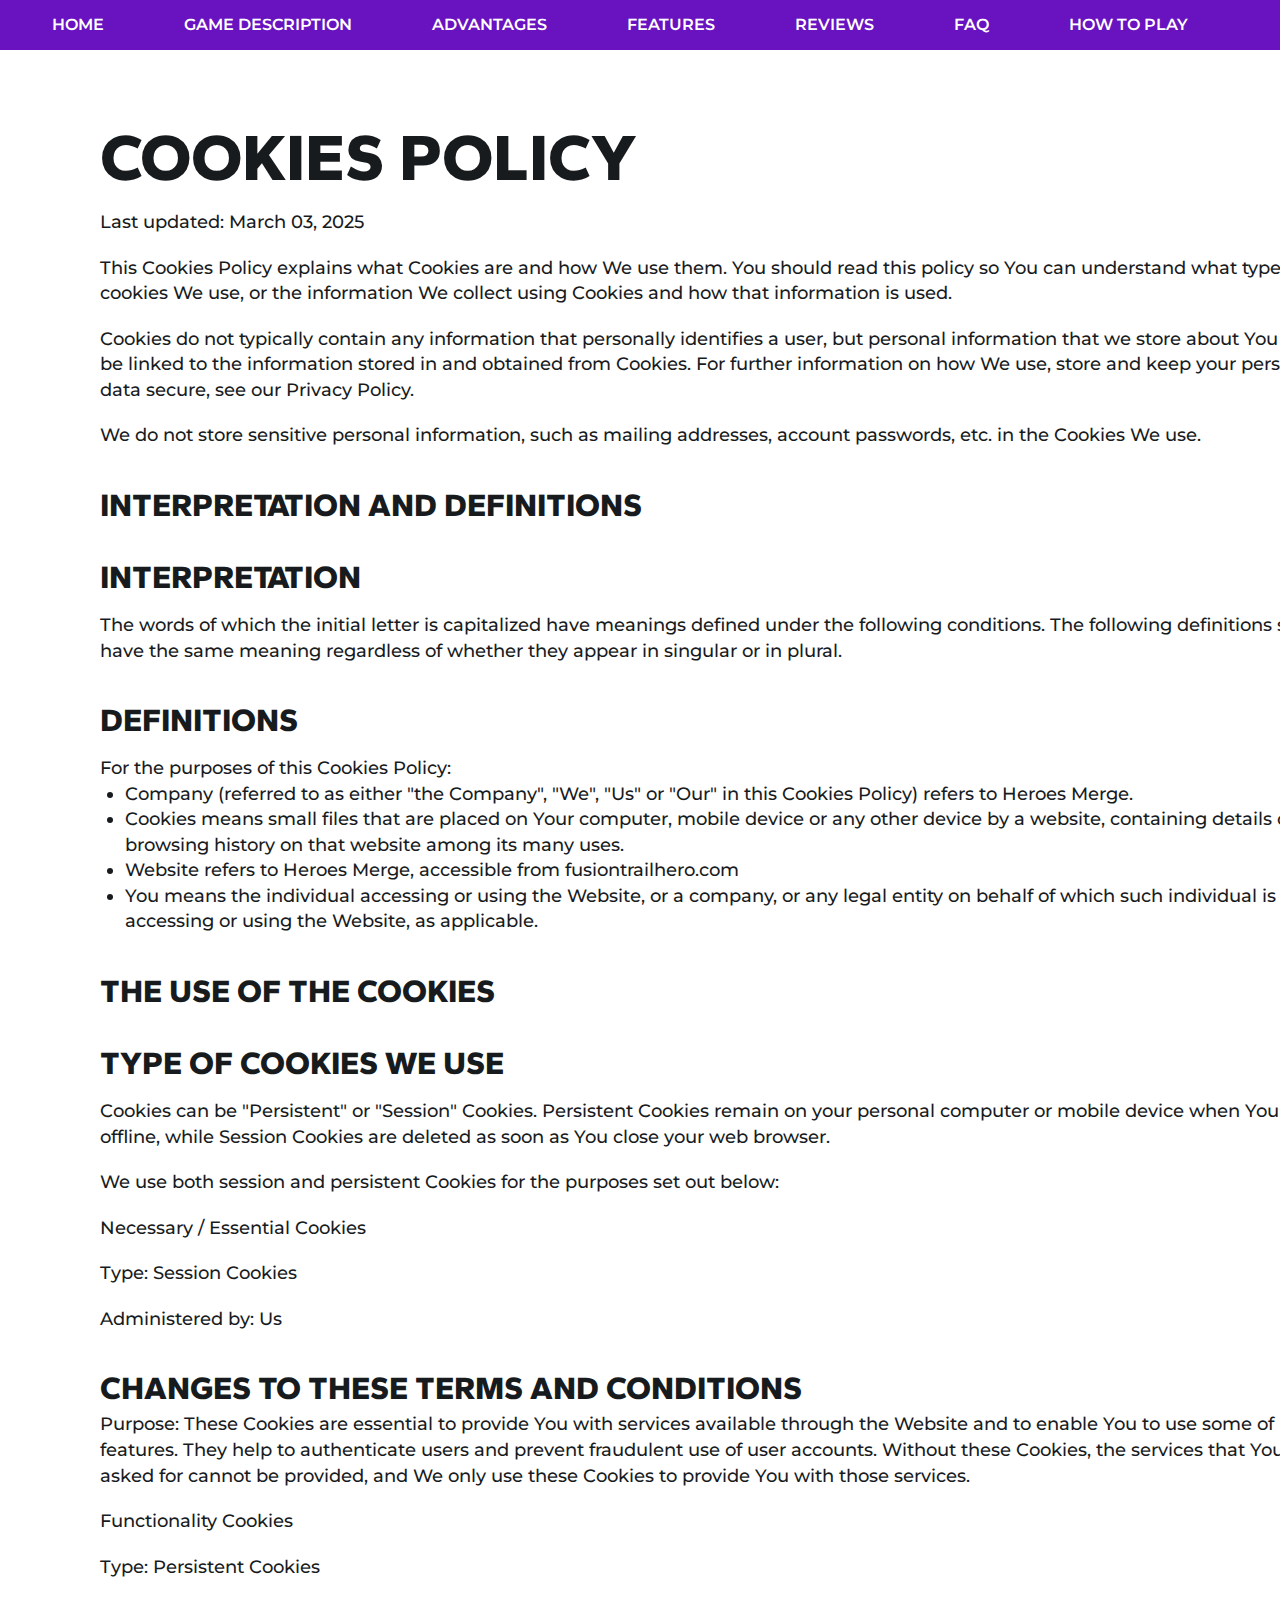
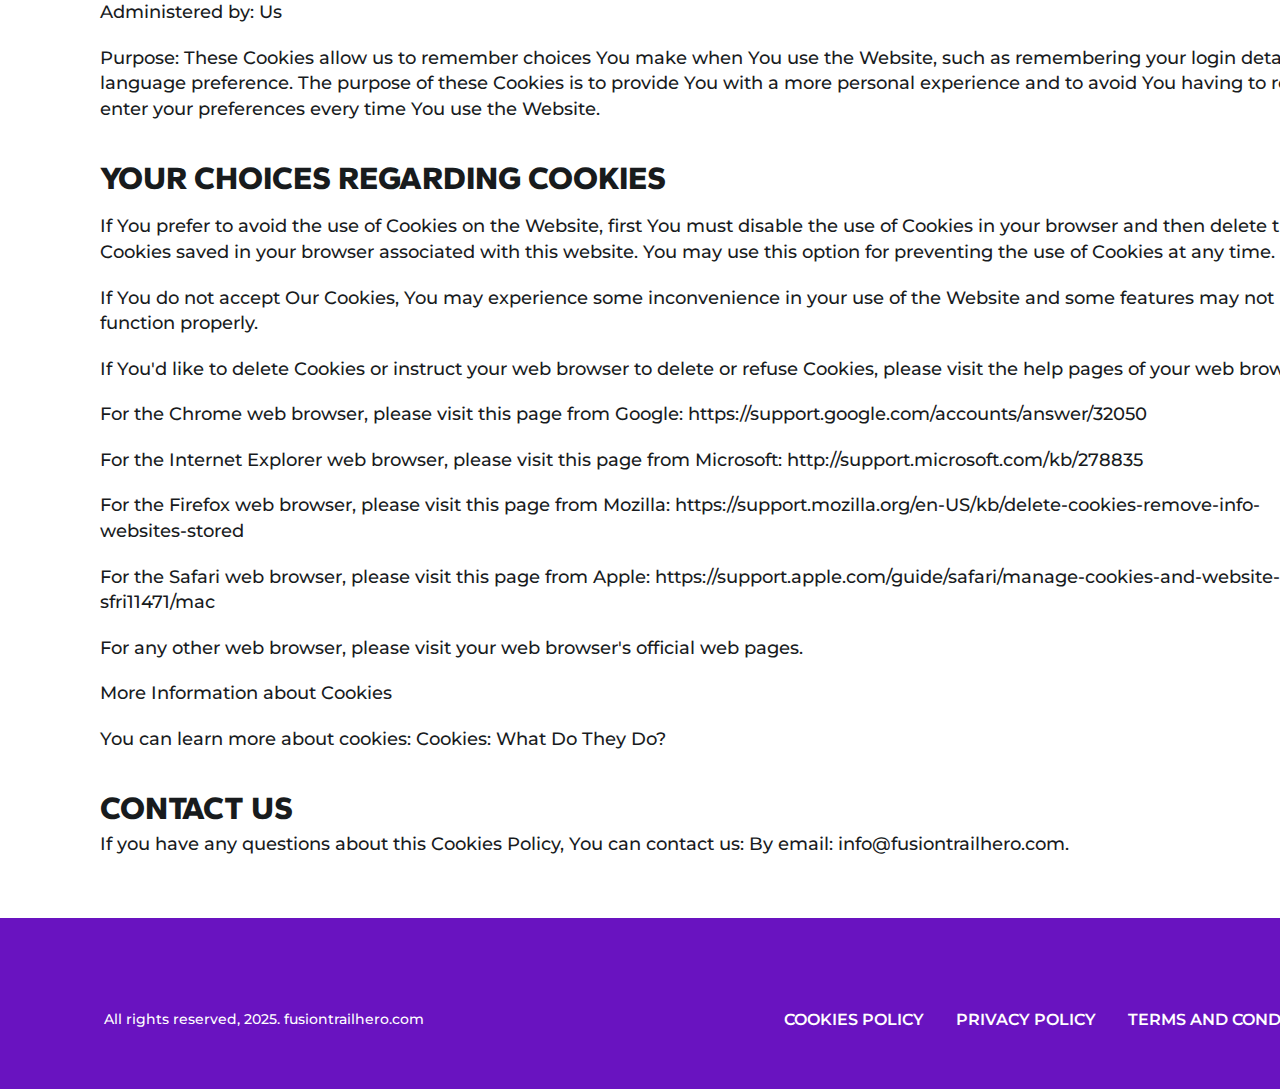
<file: cookies.html>
<!DOCTYPE html>
<html lang="en">
  <head>
    <meta charset="UTF-8" />
    <meta name="viewport" content="width=device-width, initial-scale=1.0" />
    <title>Heroes Merge</title>
    <link rel="icon" href="img/Icon 500_500.png" />

    <link rel="stylesheet" type="text/css" href="slick/slick.css" />
    <link rel="stylesheet" href="css/main.css" />
    <link href="https://unpkg.com/aos@2.3.1/dist/aos.css" rel="stylesheet" />
  </head>

  <body class="back">
    <header class="header">
      <div class="header__background"></div>
      <nav class="navigation">
        <ul class="navigation__list">
          <li class="navigation__item">
            <a href="/" class="navigation__link">Home</a>
          </li>
          <li class="navigation__item">
            <a href="/#about" class="navigation__link">game description</a>
          </li>
          <li class="navigation__item">
            <a href="/#features" class="navigation__link">advantages</a>
          </li>
          <li class="navigation__item">
            <a href="/#why" class="navigation__link">Features</a>
          </li>
          <li class="navigation__item">
            <a href="/#reviews" class="navigation__link">Reviews</a>
          </li>
          <li class="navigation__item">
            <a href="/#faq" class="navigation__link">FAQ</a>
          </li>
          <li class="navigation__item">
            <a href="/#how" class="navigation__link">How to Play</a>
          </li>

          <li class="navigation__item">
            <a
              href="/cookies.html"
              class="navigation__link navigation__item-desk"
              >Cookies Policy</a
            >
          </li>
          <li class="navigation__item">
            <a
              href="/policy.html"
              class="navigation__link navigation__item-desk"
              >Privacy Policy</a
            >
          </li>
          <li class="navigation__item">
            <a href="/terms.html" class="navigation__link navigation__item-desk"
              >Terms and Conditions</a
            >
          </li>
        </ul>

        <div class="header__button-wrapper">
          <a href="/" class="policy-terms-header__icon--menu"
            ><img href="/" class="header-title" alt=""
          /></a>

          <button type="button" class="header__icon-button" data-menu-button>
            <img
              class="header__icon header__icon--menu"
              src="img/header/Icon Button.png"
              alt=""
            />

            <img
              class="header__icon header__icon--close close"
              src="img/header/Icon Button (1).png"
              alt=""
            />
          </button>
        </div>
      </nav>
    </header>

    <main class="policy">
      <section>
        <div class="policy-terms-container">
          <h2 class="policy-terms-title">Cookies Policy</h2>

          <p class="policy-terms-text-one">Last updated: March 03, 2025</p>

          <p class="policy-terms-text-one">
            This Cookies Policy explains what Cookies are and how We use them.
            You should read this policy so You can understand what type of
            cookies We use, or the information We collect using Cookies and how
            that information is used.
          </p>

          <p class="policy-terms-text-one">
            Cookies do not typically contain any information that personally
            identifies a user, but personal information that we store about You
            may be linked to the information stored in and obtained from
            Cookies. For further information on how We use, store and keep your
            personal data secure, see our Privacy Policy.
          </p>
          <p class="policy-terms-text-one">
            We do not store sensitive personal information, such as mailing
            addresses, account passwords, etc. in the Cookies We use.
          </p>
          <h2 class="policy-terms-text">Interpretation and Definitions</h2>
          <h2 class="policy-terms-text">Interpretation</h2>
          <p class="policy-terms-text-one">
            The words of which the initial letter is capitalized have meanings
            defined under the following conditions. The following definitions
            shall have the same meaning regardless of whether they appear in
            singular or in plural.
          </p>
          <h2 class="policy-terms-text">Definitions</h2>
          <p class="policy-terms-text-one">
            For the purposes of this Cookies Policy:
          </p>
          <ul class="terms-lists">
            <li>
              Company (referred to as either "the Company", "We", "Us" or "Our"
              in this Cookies Policy) refers to Heroes Merge.
            </li>
            <li>
              Cookies means small files that are placed on Your computer, mobile
              device or any other device by a website, containing details of
              your browsing history on that website among its many uses.
            </li>
            <li>
              Website refers to Heroes Merge, accessible
              from fusiontrailhero.com
            </li>
            <li>
              You means the individual accessing or using the Website, or a
              company, or any legal entity on behalf of which such individual is
              accessing or using the Website, as applicable.
            </li>
          </ul>
          <h2 class="policy-terms-text">The use of the Cookies</h2>
          <h2 class="policy-terms-text">Type of Cookies We Use</h2>
          <p class="policy-terms-text-one">
            Cookies can be "Persistent" or "Session" Cookies. Persistent Cookies
            remain on your personal computer or mobile device when You go
            offline, while Session Cookies are deleted as soon as You close your
            web browser.
          </p>

          <p class="policy-terms-text-one">
            We use both session and persistent Cookies for the purposes set out
            below:
          </p>

          <p class="policy-terms-text-one">Necessary / Essential Cookies</p>

          <p class="policy-terms-text-one">Type: Session Cookies</p>

          <p class="policy-terms-text-one">Administered by: Us</p>
          <h2 class="policy-terms-text">
            Changes to These Terms and Conditions
          </h2>
          <p class="policy-terms-texts">
            Purpose: These Cookies are essential to provide You with services
            available through the Website and to enable You to use some of its
            features. They help to authenticate users and prevent fraudulent use
            of user accounts. Without these Cookies, the services that You have
            asked for cannot be provided, and We only use these Cookies to
            provide You with those services.
          </p>

          <p class="policy-terms-text-one">Functionality Cookies</p>
          <p class="policy-terms-text-one">Type: Persistent Cookies</p>
          <p class="policy-terms-text-one">Administered by: Us</p>
          <p class="policy-terms-text-one">
            Purpose: These Cookies allow us to remember choices You make when
            You use the Website, such as remembering your login details or
            language preference. The purpose of these Cookies is to provide You
            with a more personal experience and to avoid You having to re-enter
            your preferences every time You use the Website.
          </p>
          <h2 class="policy-terms-text">Your Choices Regarding Cookies</h2>
          <p class="policy-terms-text-one">
            If You prefer to avoid the use of Cookies on the Website, first You
            must disable the use of Cookies in your browser and then delete the
            Cookies saved in your browser associated with this website. You may
            use this option for preventing the use of Cookies at any time.
          </p>
          <p class="policy-terms-text-one">
            If You do not accept Our Cookies, You may experience some
            inconvenience in your use of the Website and some features may not
            function properly.
          </p>
          <p class="policy-terms-text-one">
            If You'd like to delete Cookies or instruct your web browser to
            delete or refuse Cookies, please visit the help pages of your web
            browser.
          </p>
          <p class="policy-terms-text-one">
            For the Chrome web browser, please visit this page from Google:

            <a
              class="email-link-color"
              href="https://support.google.com/accounts/answer/32050"
              target="_blank"
              rel=""
              >https://support.google.com/accounts/answer/32050
            </a>
          </p>
          <p class="policy-terms-text-one">
            For the Internet Explorer web browser, please visit this page from
            Microsoft:
            <a
              class="email-link-color"
              href="http://support.microsoft.com/kb/278835"
              target="_blank"
              rel=""
              >http://support.microsoft.com/kb/278835
            </a>
          </p>
          <p class="policy-terms-text-one">
            For the Firefox web browser, please visit this page from Mozilla:

            <a
              class="email-link-color"
              href=" https://support.mozilla.org/en-US/kb/delete-cookies-remove-info-websites-stored"
              target="_blank"
              rel=""
            >
              https://support.mozilla.org/en-US/kb/delete-cookies-remove-info-websites-stored
            </a>
          </p>
          <p class="policy-terms-text-one">
            For the Safari web browser, please visit this page from Apple:

            <a
              class="email-link-color"
              href=" https://support.apple.com/guide/safari/manage-cookies-and-website-data-sfri11471/mac"
              target="_blank"
              rel=""
            >
              https://support.apple.com/guide/safari/manage-cookies-and-website-data-sfri11471/mac
            </a>
          </p>

          <p class="policy-terms-text-one">
            For any other web browser, please visit your web browser's official
            web pages.
          </p>
          <p class="policy-terms-text-one">More Information about Cookies</p>
          <p class="policy-terms-text-one">
            You can learn more about cookies: Cookies:
            <a
              class="email-link-color"
              href="https://www.freeprivacypolicy.com/blog/cookies/"
              target="_blank"
              rel=""
            >
              What Do They Do?
            </a>
          </p>

          <h2 class="policy-terms-text">Contact Us</h2>
          <p class="policy-terms-texts">
            If you have any questions about this Cookies Policy, You can contact
            us: By email:
            <a class="email-link" href="mailto:info@fusiontrailhero.com"
              >info@fusiontrailhero.com</a
            >.
          </p>
        </div>
      </section>
    </main>

    <footer class="footer">
      <div class="footer-container">
        <div class="footer-wrapper">
          <a class="footer-text" href="cookies.html">Cookies Policy</a>
          <a class="footer-text" href="policy.html">Privacy policy</a>
          <a class="footer-text" href="terms.html">Terms and conditions </a>
        </div>
        <p class="footer-copyright">
          All rights reserved, 2025. fusiontrailhero.com
        </p>
      </div>
    </footer>
    <script src="js/mobile-menu.js"></script>
  </body>
</html>
</file>
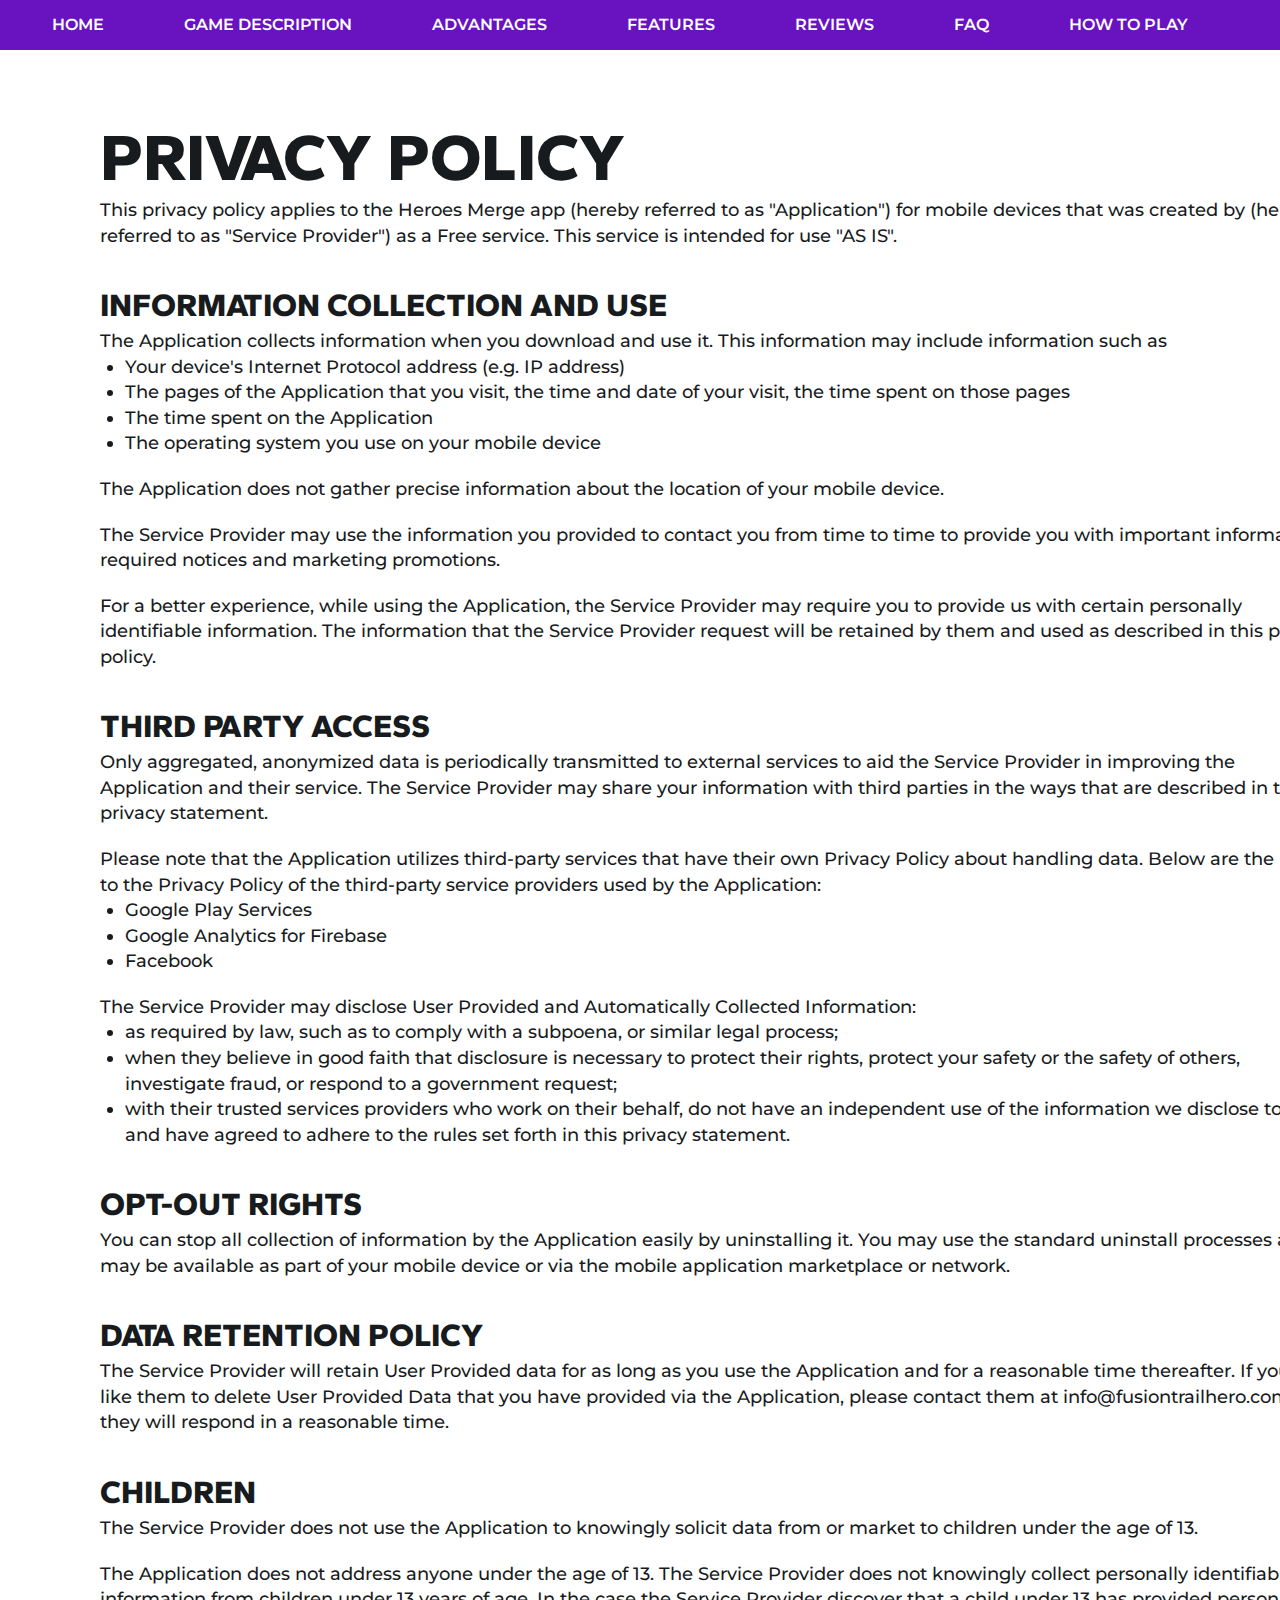
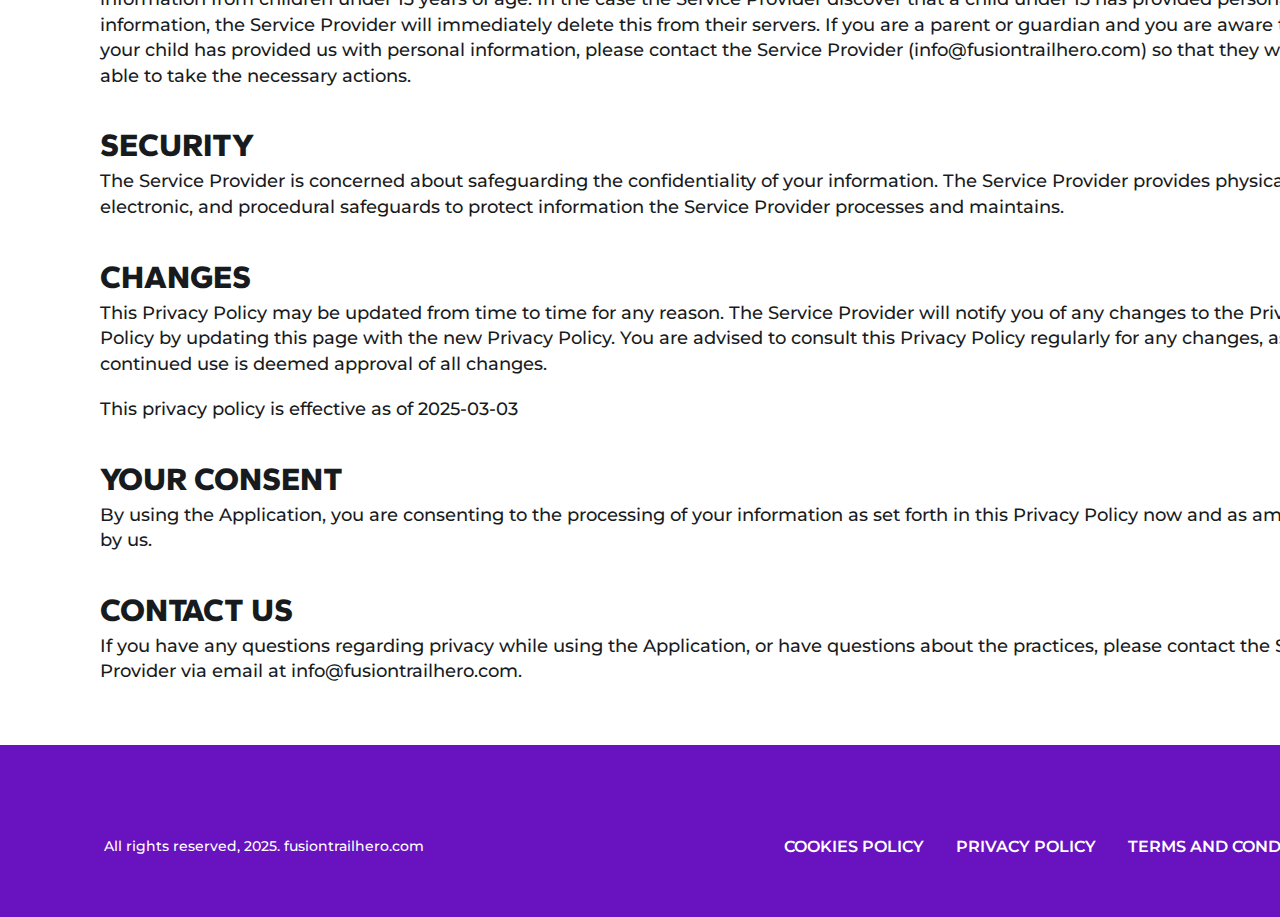
<file: policy.html>
<!DOCTYPE html>
<html lang="en">
  <head>
    <meta charset="UTF-8" />
    <meta name="viewport" content="width=device-width, initial-scale=1.0" />
    <title>Heroes Merge</title>
    <link rel="icon" href="img/Icon 500_500.png" />
    <link rel="stylesheet" type="text/css" href="slick/slick.css" />
    <link rel="stylesheet" href="css/main.css" />
    <link href="https://unpkg.com/aos@2.3.1/dist/aos.css" rel="stylesheet" />
  </head>

  <body class="back">
    <header class="header">
      <div class="header__background"></div>
      <nav class="navigation">
        <ul class="navigation__list">
          <li class="navigation__item">
            <a href="/" class="navigation__link">Home</a>
          </li>
          <li class="navigation__item">
            <a href="/#about" class="navigation__link">game description</a>
          </li>
          <li class="navigation__item">
            <a href="/#features" class="navigation__link">advantages</a>
          </li>
          <li class="navigation__item">
            <a href="/#why" class="navigation__link">Features</a>
          </li>
          <li class="navigation__item">
            <a href="/#reviews" class="navigation__link">Reviews</a>
          </li>
          <li class="navigation__item">
            <a href="/#faq" class="navigation__link">FAQ</a>
          </li>
          <li class="navigation__item">
            <a href="/#how" class="navigation__link">How to Play</a>
          </li>

          <li class="navigation__item">
            <a
              href="/cookies.html"
              class="navigation__link navigation__item-desk"
              >Cookies Policy</a
            >
          </li>
          <li class="navigation__item">
            <a
              href="/policy.html"
              class="navigation__link navigation__item-desk"
              >Privacy Policy</a
            >
          </li>
          <li class="navigation__item">
            <a href="/terms.html" class="navigation__link navigation__item-desk"
              >Terms and Conditions</a
            >
          </li>
        </ul>

        <div class="header__button-wrapper">
          <a href="/" class="policy-terms-header__icon--menu"
            ><img href="/" class="header-title" alt=""
          /></a>

          <button type="button" class="header__icon-button" data-menu-button>
            <img
              class="header__icon header__icon--menu"
              src="img/header/Icon Button.png"
              alt=""
            />

            <img
              class="header__icon header__icon--close close"
              src="img/header/Icon Button (1).png"
              alt=""
            />
          </button>
        </div>
      </nav>
    </header>

    <main class="policy">
      <section>
        <div class="policy-terms-container">
          <p class="policy-terms-title">Privacy Policy</p>

          <p class="policy-terms-texts">
            This privacy policy applies to the Heroes Merge app (hereby referred
            to as "Application") for mobile devices that was created by (hereby
            referred to as "Service Provider") as a Free service. This service
            is intended for use "AS IS".
          </p>
          <p class="policy-terms-text">Information Collection and Use</p>
          <p class="policy-terms-texts">
            The Application collects information when you download and use it.
            This information may include information such as
          </p>

          <ul class="terms-lists">
            <li>Your device's Internet Protocol address (e.g. IP address)</li>
            <li>
              The pages of the Application that you visit, the time and date of
              your visit, the time spent on those pages
            </li>
            <li>The time spent on the Application</li>
            <li>The operating system you use on your mobile device</li>
          </ul>
          <p class="policy-terms-text-one">
            The Application does not gather precise information about the
            location of your mobile device.
          </p>

          <p class="policy-terms-text-one">
            The Service Provider may use the information you provided to contact
            you from time to time to provide you with important information,
            required notices and marketing promotions.
          </p>
          <p class="policy-terms-text-one">
            For a better experience, while using the Application, the Service
            Provider may require you to provide us with certain personally
            identifiable information. The information that the Service Provider
            request will be retained by them and used as described in this
            privacy policy.
          </p>

          <p class="policy-terms-text">Third Party Access</p>

          <p class="policy-terms-texts">
            Only aggregated, anonymized data is periodically transmitted to
            external services to aid the Service Provider in improving the
            Application and their service. The Service Provider may share your
            information with third parties in the ways that are described in
            this privacy statement.
          </p>

          <p class="policy-terms-text-one">
            Please note that the Application utilizes third-party services that
            have their own Privacy Policy about handling data. Below are the
            links to the Privacy Policy of the third-party service providers
            used by the Application:
          </p>
          <ul class="terms-lists">
            <li>
              <a
                class="email-link-color"
                href="https://policies.google.com/privacy"
                target="_blank"
                rel=""
                >Google Play Services
              </a>
            </li>
            <li>
              <a
                class="email-link-color"
                href="https://firebase.google.com/support/privacy"
                target="_blank"
                rel=""
                >Google Analytics for Firebase
              </a>
            </li>
            <li>
              <a
                class="email-link-color"
                href="https://www.facebook.com/about/privacy/update/printable"
                target="_blank"
                rel=""
                >Facebook
              </a>
            </li>
          </ul>

          <p class="policy-terms-text-one">
            The Service Provider may disclose User Provided and Automatically
            Collected Information:
          </p>
          <ul class="terms-lists">
            <li>
              as required by law, such as to comply with a subpoena, or similar
              legal process;
            </li>
            <li>
              when they believe in good faith that disclosure is necessary to
              protect their rights, protect your safety or the safety of others,
              investigate fraud, or respond to a government request;
            </li>
            <li>
              with their trusted services providers who work on their behalf, do
              not have an independent use of the information we disclose to
              them, and have agreed to adhere to the rules set forth in this
              privacy statement.
            </li>
          </ul>

          <h2 class="policy-terms-text">Opt-Out Rights</h2>
          <p class="policy-terms-texts">
            You can stop all collection of information by the Application easily
            by uninstalling it. You may use the standard uninstall processes as
            may be available as part of your mobile device or via the mobile
            application marketplace or network.
          </p>

          <h2 class="policy-terms-text">Data Retention Policy</h2>
          <p class="policy-terms-texts">
            The Service Provider will retain User Provided data for as long as
            you use the Application and for a reasonable time thereafter. If
            you'd like them to delete User Provided Data that you have provided
            via the Application, please contact them at info@fusiontrailhero.com
            and they will respond in a reasonable time.
          </p>
          <h2 class="policy-terms-text">Children</h2>
          <p class="policy-terms-texts">
            The Service Provider does not use the Application to knowingly
            solicit data from or market to children under the age of 13.
          </p>

          <p class="policy-terms-text-one">
            The Application does not address anyone under the age of 13. The
            Service Provider does not knowingly collect personally identifiable
            information from children under 13 years of age. In the case the
            Service Provider discover that a child under 13 has provided
            personal information, the Service Provider will immediately delete
            this from their servers. If you are a parent or guardian and you are
            aware that your child has provided us with personal information,
            please contact the Service Provider (info@fusiontrailhero.com) so
            that they will be able to take the necessary actions.
          </p>
          <h2 class="policy-terms-text">Security</h2>
          <p class="policy-terms-texts">
            The Service Provider is concerned about safeguarding the
            confidentiality of your information. The Service Provider provides
            physical, electronic, and procedural safeguards to protect
            information the Service Provider processes and maintains.
          </p>
          <h2 class="policy-terms-text">Changes</h2>
          <p class="policy-terms-texts">
            This Privacy Policy may be updated from time to time for any reason.
            The Service Provider will notify you of any changes to the Privacy
            Policy by updating this page with the new Privacy Policy. You are
            advised to consult this Privacy Policy regularly for any changes, as
            continued use is deemed approval of all changes.
          </p>

          <p class="policy-terms-text-one">
            This privacy policy is effective as of 2025-03-03
          </p>
          <h2 class="policy-terms-text">Your Consent</h2>
          <p class="policy-terms-texts">
            By using the Application, you are consenting to the processing of
            your information as set forth in this Privacy Policy now and as
            amended by us.
          </p>
          <h2 class="policy-terms-text">Contact Us</h2>
          <p class="policy-terms-texts">
            If you have any questions regarding privacy while using the
            Application, or have questions about the practices, please contact
            the Service Provider via email at
            <a class="email-link" href="mailto:info@fusiontrailhero.com"
              >info@fusiontrailhero.com</a
            >.
          </p>
        </div>
      </section>
    </main>

    <footer class="footer">
      <div class="footer-container">
        <div class="footer-wrapper">
          <a class="footer-text" href="cookies.html">Cookies Policy</a>
          <a class="footer-text" href="policy.html">Privacy policy</a>
          <a class="footer-text" href="terms.html">Terms and conditions </a>
        </div>
        <p class="footer-copyright">
          All rights reserved, 2025. fusiontrailhero.com
        </p>
      </div>
    </footer>
    <script src="js/mobile-menu.js"></script>
  </body>
</html>
</file>
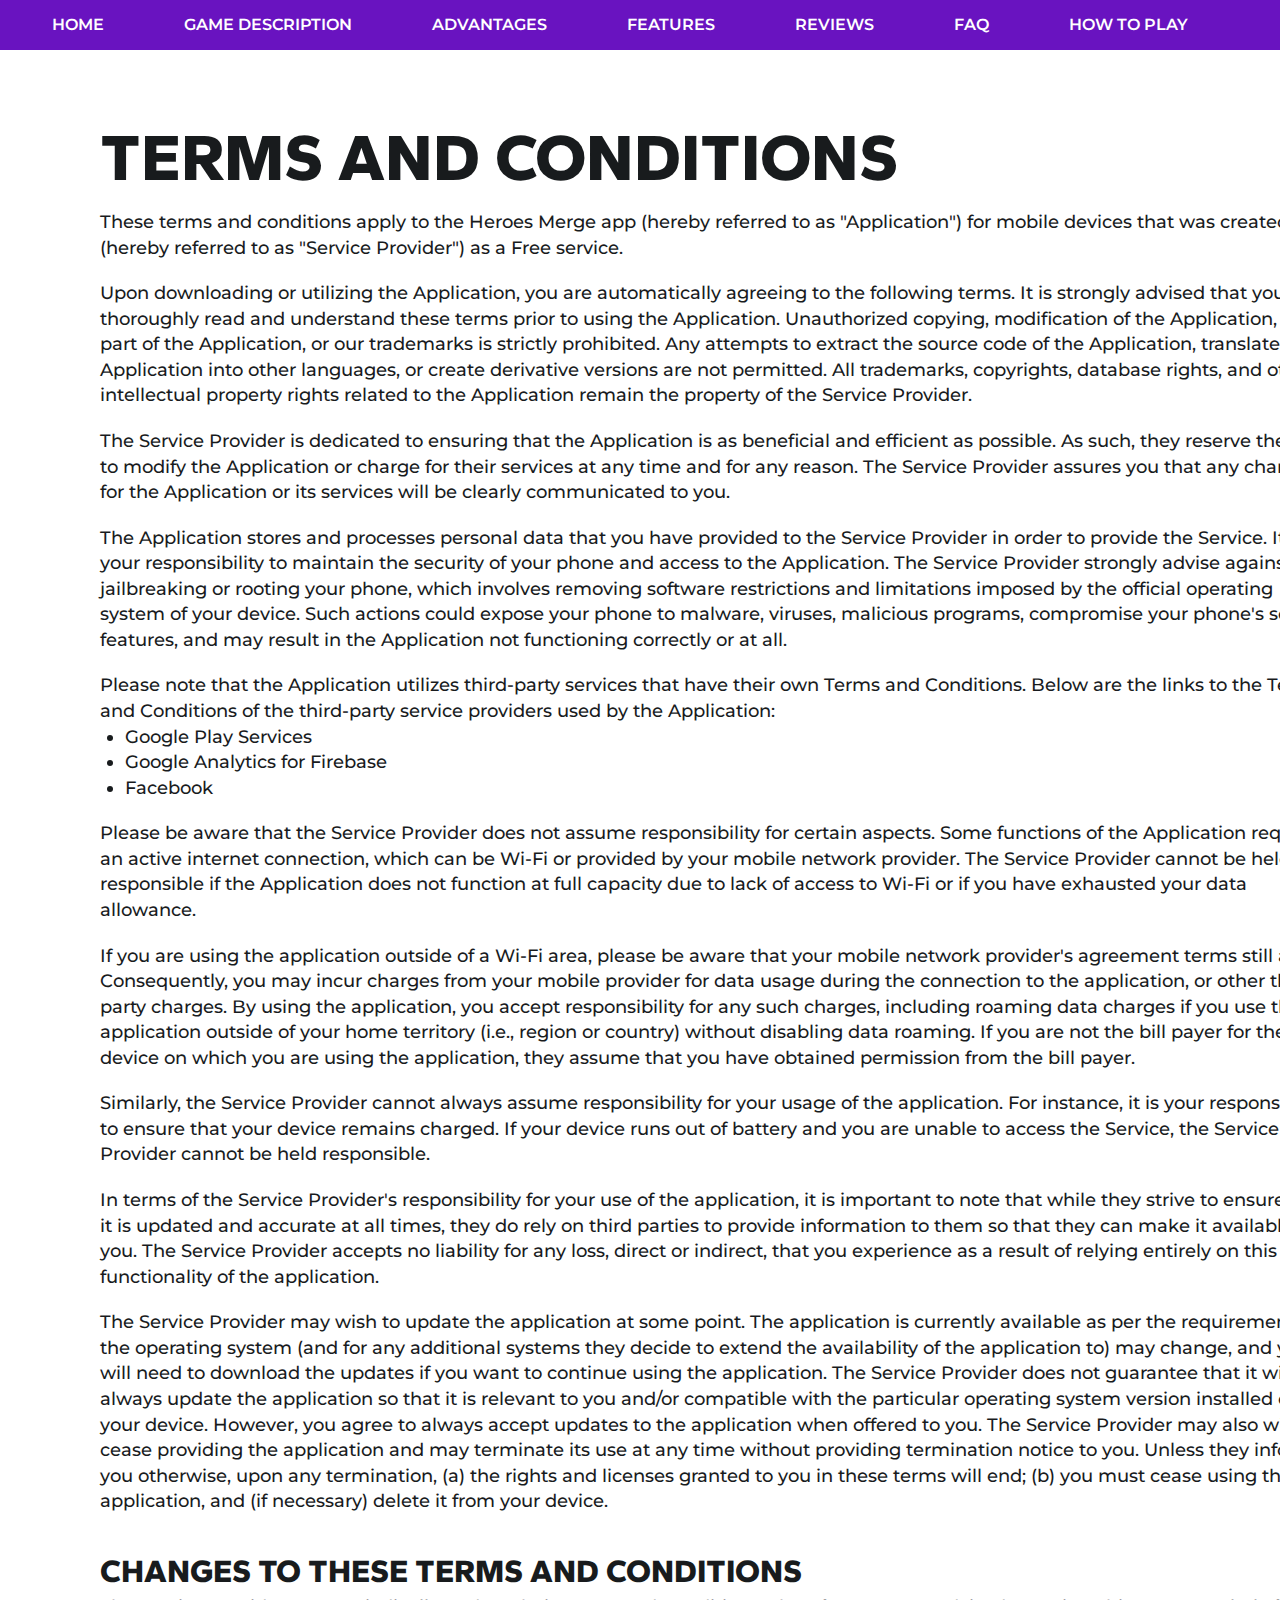
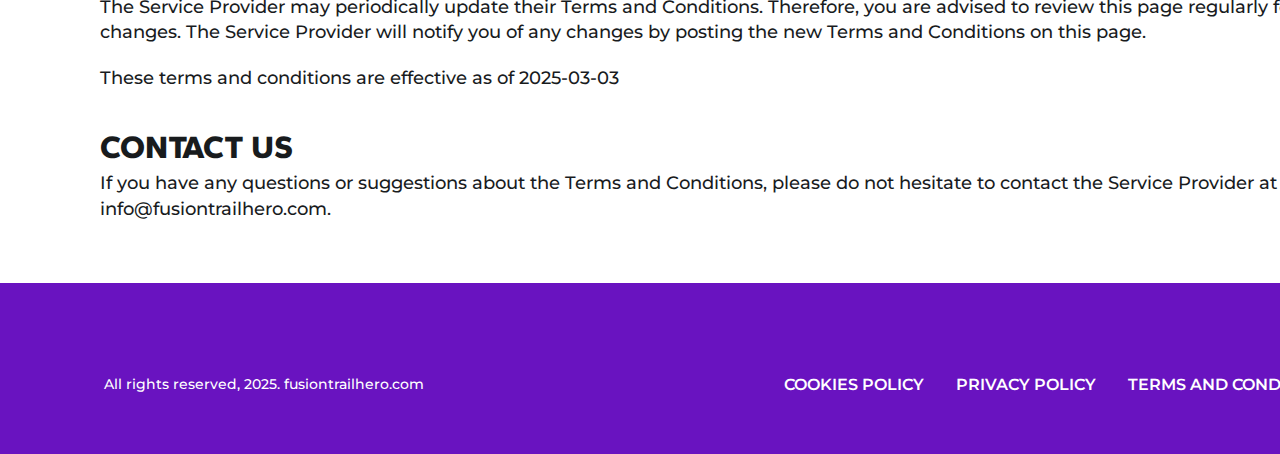
<file: terms.html>
<!DOCTYPE html>
<html lang="en">
  <head>
    <meta charset="UTF-8" />
    <meta name="viewport" content="width=device-width, initial-scale=1.0" />
    <title>Heroes Merge</title>
    <link rel="icon" href="img/Icon 500_500.png" />
    <link rel="stylesheet" type="text/css" href="slick/slick.css" />
    <link rel="stylesheet" href="css/main.css" />
    <link href="https://unpkg.com/aos@2.3.1/dist/aos.css" rel="stylesheet" />
  </head>

  <body class="back">
    <header class="header">
      <div class="header__background"></div>
      <nav class="navigation">
        <ul class="navigation__list">
          <li class="navigation__item">
            <a href="/" class="navigation__link">Home</a>
          </li>
          <li class="navigation__item">
            <a href="/#about" class="navigation__link">game description</a>
          </li>
          <li class="navigation__item">
            <a href="/#features" class="navigation__link">advantages</a>
          </li>
          <li class="navigation__item">
            <a href="/#why" class="navigation__link">Features</a>
          </li>
          <li class="navigation__item">
            <a href="/#reviews" class="navigation__link">Reviews</a>
          </li>
          <li class="navigation__item">
            <a href="/#faq" class="navigation__link">FAQ</a>
          </li>
          <li class="navigation__item">
            <a href="/#how" class="navigation__link">How to Play</a>
          </li>

          <li class="navigation__item">
            <a
              href="/cookies.html"
              class="navigation__link navigation__item-desk"
              >Cookies Policy</a
            >
          </li>
          <li class="navigation__item">
            <a
              href="/policy.html"
              class="navigation__link navigation__item-desk"
              >Privacy Policy</a
            >
          </li>
          <li class="navigation__item">
            <a href="/terms.html" class="navigation__link navigation__item-desk"
              >Terms and Conditions</a
            >
          </li>
        </ul>

        <div class="header__button-wrapper">
          <a href="/" class="policy-terms-header__icon--menu"
            ><img href="/" class="header-title" alt=""
          /></a>

          <button type="button" class="header__icon-button" data-menu-button>
            <img
              class="header__icon header__icon--menu"
              src="img/header/Icon Button.png"
              alt=""
            />

            <img
              class="header__icon header__icon--close close"
              src="img/header/Icon Button (1).png"
              alt=""
            />
          </button>
        </div>
      </nav>
    </header>

    <main class="policy">
      <section>
        <div class="policy-terms-container">
          <h2 class="policy-terms-title">Terms and Conditions</h2>

          <p class="policy-terms-text-one">
            These terms and conditions apply to the Heroes Merge app (hereby
            referred to as "Application") for mobile devices that was created by
            (hereby referred to as "Service Provider") as a Free service.
          </p>

          <p class="policy-terms-text-one">
            Upon downloading or utilizing the Application, you are automatically
            agreeing to the following terms. It is strongly advised that you
            thoroughly read and understand these terms prior to using the
            Application. Unauthorized copying, modification of the Application,
            any part of the Application, or our trademarks is strictly
            prohibited. Any attempts to extract the source code of the
            Application, translate the Application into other languages, or
            create derivative versions are not permitted. All trademarks,
            copyrights, database rights, and other intellectual property rights
            related to the Application remain the property of the Service
            Provider.
          </p>

          <p class="policy-terms-text-one">
            The Service Provider is dedicated to ensuring that the Application
            is as beneficial and efficient as possible. As such, they reserve
            the right to modify the Application or charge for their services at
            any time and for any reason. The Service Provider assures you that
            any charges for the Application or its services will be clearly
            communicated to you.
          </p>
          <p class="policy-terms-text-one">
            The Application stores and processes personal data that you have
            provided to the Service Provider in order to provide the Service. It
            is your responsibility to maintain the security of your phone and
            access to the Application. The Service Provider strongly advise
            against jailbreaking or rooting your phone, which involves removing
            software restrictions and limitations imposed by the official
            operating system of your device. Such actions could expose your
            phone to malware, viruses, malicious programs, compromise your
            phone's security features, and may result in the Application not
            functioning correctly or at all.
          </p>
          <p class="policy-terms-text-one">
            Please note that the Application utilizes third-party services that
            have their own Terms and Conditions. Below are the links to the
            Terms and Conditions of the third-party service providers used by
            the Application:
          </p>
          <ul class="terms-lists">
            <li>
              <a
                class="email-link-color"
                href="https://policies.google.com/privacy"
                target="_blank"
                rel=""
                >Google Play Services
              </a>
            </li>
            <li>
              <a
                class="email-link-color"
                href="https://firebase.google.com/support/privacy"
                target="_blank"
                rel=""
                >Google Analytics for Firebase
              </a>
            </li>
            <li>
              <a
                class="email-link-color"
                href="https://www.facebook.com/about/privacy/update/printable"
                target="_blank"
                rel=""
                >Facebook
              </a>
            </li>
          </ul>

          <p class="policy-terms-text-one">
            Please be aware that the Service Provider does not assume
            responsibility for certain aspects. Some functions of the
            Application require an active internet connection, which can be
            Wi-Fi or provided by your mobile network provider. The Service
            Provider cannot be held responsible if the Application does not
            function at full capacity due to lack of access to Wi-Fi or if you
            have exhausted your data allowance.
          </p>

          <p class="policy-terms-text-one">
            If you are using the application outside of a Wi-Fi area, please be
            aware that your mobile network provider's agreement terms still
            apply. Consequently, you may incur charges from your mobile provider
            for data usage during the connection to the application, or other
            third-party charges. By using the application, you accept
            responsibility for any such charges, including roaming data charges
            if you use the application outside of your home territory (i.e.,
            region or country) without disabling data roaming. If you are not
            the bill payer for the device on which you are using the
            application, they assume that you have obtained permission from the
            bill payer.
          </p>

          <p class="policy-terms-text-one">
            Similarly, the Service Provider cannot always assume responsibility
            for your usage of the application. For instance, it is your
            responsibility to ensure that your device remains charged. If your
            device runs out of battery and you are unable to access the Service,
            the Service Provider cannot be held responsible.
          </p>

          <p class="policy-terms-text-one">
            In terms of the Service Provider's responsibility for your use of
            the application, it is important to note that while they strive to
            ensure that it is updated and accurate at all times, they do rely on
            third parties to provide information to them so that they can make
            it available to you. The Service Provider accepts no liability for
            any loss, direct or indirect, that you experience as a result of
            relying entirely on this functionality of the application.
          </p>

          <p class="policy-terms-text-one">
            The Service Provider may wish to update the application at some
            point. The application is currently available as per the
            requirements for the operating system (and for any additional
            systems they decide to extend the availability of the application
            to) may change, and you will need to download the updates if you
            want to continue using the application. The Service Provider does
            not guarantee that it will always update the application so that it
            is relevant to you and/or compatible with the particular operating
            system version installed on your device. However, you agree to
            always accept updates to the application when offered to you. The
            Service Provider may also wish to cease providing the application
            and may terminate its use at any time without providing termination
            notice to you. Unless they inform you otherwise, upon any
            termination, (a) the rights and licenses granted to you in these
            terms will end; (b) you must cease using the application, and (if
            necessary) delete it from your device.
          </p>
          <h2 class="policy-terms-text">
            Changes to These Terms and Conditions
          </h2>
          <p class="policy-terms-texts">
            The Service Provider may periodically update their Terms and
            Conditions. Therefore, you are advised to review this page regularly
            for any changes. The Service Provider will notify you of any changes
            by posting the new Terms and Conditions on this page.
          </p>

          <p class="policy-terms-text-one">
            These terms and conditions are effective as of 2025-03-03
          </p>
          <h2 class="policy-terms-text">Contact Us</h2>
          <p class="policy-terms-texts">
            If you have any questions or suggestions about the Terms and
            Conditions, please do not hesitate to contact the Service Provider
            at
            <a class="email-link" href="mailto:info@fusiontrailhero.com"
              >info@fusiontrailhero.com</a
            >.
          </p>
        </div>
      </section>
    </main>

    <footer class="footer">
      <div class="footer-container">
        <div class="footer-wrapper">
          <a class="footer-text" href="cookies.html">Cookies Policy</a>
          <a class="footer-text" href="policy.html">Privacy policy</a>
          <a class="footer-text" href="terms.html">Terms and conditions </a>
        </div>
        <p class="footer-copyright">
          All rights reserved, 2025. fusiontrailhero.com
        </p>
      </div>
    </footer>
    <script src="js/mobile-menu.js"></script>
  </body>
</html>
</file>
<file: css/main.css>
@import url("https://fonts.googleapis.com/css2?family=Gantari:ital,wght@0,100..900;1,100..900&family=Montserrat:ital,wght@0,100..900;1,100..900&display=swap");

:root {
}

* {
  -webkit-box-sizing: border-box;
  box-sizing: border-box;
}

html {
  scroll-behavior: smooth;
  background: #ffffff;
  color: #181b1d;
}

body {
  margin: 0;
}

h1,
h2,
h3,
h4,
h5,
h6,
p {
  margin: 0;
}

ul,
ol {
  margin: 0;
  padding: 0;
  list-style: none;
}

img {
  display: block;
  height: auto;
}

.list {
  list-style: none;
}

button,
a {
  cursor: pointer;
}

.button:hover {
  scale: 120%;
}

.header.is-open .header__background {
  left: 0;
}
.header__button-wrapper {
  margin-left: auto;
}
.header__icon {
  display: none;
}

.header__icon-button {
  display: -webkit-box;
  display: -ms-flexbox;
  display: flex;
  background-color: transparent;
  border: none;
  border-radius: 50%;
}

.header__icon--menu {
  display: block;
}

.header__icon-button.is-open .header__icon--menu {
  display: none;
}

.header__icon-button.is-open .header__icon--close {
  display: block;
}

.header {
  position: fixed;
  width: 100%;
  z-index: 5;
  -webkit-transition: background-color 0.3s ease;
  transition: background-color 0.3s ease;
  background: transparent;
  display: flex;
  height: 64px;
  background: #6913c0;
}

.header__background {
  position: absolute;
  top: 0;
  right: 0;
  bottom: 0;
  left: 100%;

  z-index: -1;
  -webkit-transition: left 0.3s ease;
  transition: left 0.3s ease;
  background: #6913c0;
}
.header.is-open .header__background {
  left: 0;
}
.header__button-wrapper {
  margin-right: auto;
  display: flex;
  align-items: center;
  justify-content: end;
}
.policy-terms-header__button-wrapper {
  margin-right: auto;
  display: flex;
  align-items: center;
  justify-content: space-between;
}
.header__icon {
  display: none;
}
.header__icon-button {
  display: flex;
  background-color: transparent;
  border: none;
  border-radius: 50%;
}

.header__icon--menu {
  display: block;
}

.header__icon-button.is-open .header__icon--menu {
  display: none;
}

.header__icon-button.is-open .header__icon--close {
  display: block;
}

.navigation {
  display: -ms-flexbox;
  -webkit-box-orient: vertical;
  -webkit-box-direction: normal;
  -ms-flex-direction: column;
  flex-direction: column;
  -webkit-box-align: center;
  -ms-flex-align: center;
  align-items: center;
  -webkit-box-flex: 1;
  -ms-flex: 1;
  flex: 1;
  padding: 10px;
  position: relative;
}

.navigation__list {
  display: flex;
  flex-direction: column;

  align-items: start;
  top: 130px;
  position: absolute;
  top: 100%;
  right: -100%;
  width: 100%;
  height: 557px;
  -webkit-transition: 0.3s;
  transition: 0.3s;
  z-index: 999;

  padding: 24px;
  gap: 28px;
  background: #6913c0;
}
.navigation__list.is-open {
  right: 0;
}
.navigation__link {
  font-family: Montserrat;
  font-weight: 600;
  font-size: 16px;
  line-height: 110.00000000000001%;
  letter-spacing: 0%;
  text-transform: uppercase;

  transition: all 0.3s ease-in-out;
  text-decoration: none;
  color: #ffffff;
}
.navigation__link:hover,
.navigation__link:focus {
  font-size: 18px;
}
.header.is-open {
  background-color: transparent;
}
.navigation-img {
  display: none;
}

@media screen and (min-width: 1200px) {
  .navigation-img {
    display: flex;
  }
  .policy-terms-header__icon--menu {
    display: none;
  }

  .header {
    width: 100%;

    height: 50px;
    padding: 10px 0px 10px 20px;
    display: flex;
    align-items: center;
    justify-content: center;

    z-index: 1000;
  }
  .header__background {
  }

  .header__icon-button {
    display: none;
  }

  .navigation {
    display: flex;

    flex-direction: row;

    flex: 1;
    padding: 0;

    width: 1440px;
    margin: auto;
  }
  .navigation__list {
    background-color: transparent;
    flex-direction: row;
    display: flex;
    position: static;
    width: 1440px;
    margin: auto;

    padding-block: 0;
    flex: 1;
    gap: 20px;
    height: 0px;
    display: flex;
    justify-content: center;
    align-items: center;
    justify-content: center;
  }
  .navigation__link {
    font-family: Montserrat;
    font-weight: 600;
    font-size: 16px;
    line-height: 110.00000000000001%;
    letter-spacing: 0%;
    text-transform: uppercase;
    padding: 0 30px;
    text-decoration: none;
  }
  .navigation__link:hover,
  .navigation__link:focus {
    color: #ffffff;
  }
  .header__icon-home-img {
    display: none;
  }
  .navigation__item-desk {
    display: none;
  }
}

.home {
  width: 375px;
  height: 930px;
  padding: 92px 16px 0px;
  background-repeat: no-repeat;
  background-size: cover;
  background-position: center;
  background-image: url("/img/home/Home.png");
  margin: auto;
}

.home__container-top {
  display: flex;
  flex-direction: column;
  align-items: start;
}
.home-title {
  font-family: Gantari;
  font-weight: 800;
  font-size: 66px;
  line-height: 100%;
  letter-spacing: 0%;
  text-transform: uppercase;

  color: #fffdfd;
}

.home-text {
  font-family: Gantari;
  font-weight: 700;
  font-size: 24px;
  line-height: 100%;
  letter-spacing: 0%;
  text-transform: uppercase;
  color: #fffdfd;

  padding: 16px 0 24px;
}
.home__google-button_image {
  width: 170px;
  height: 56px;
}
.home__google-button_link:hover .home__google-button_image {
  transform: scale(1.1);
  transition: transform 0.3s ease-in-out;
}

@media screen and (min-width: 1200px) {
  .home {
    width: 1440px;
    height: 943px;
    padding: 176px 150px 0px;
    background-image: url("/img/home/Home\ \(1\).png");
  }

  .home-title {
    font-family: Gantari;
    font-weight: 800;
    font-size: 66px;
    line-height: 100%;
    letter-spacing: 0%;
    text-transform: uppercase;
  }

  .home-text {
    font-family: Gantari;
    font-weight: 700;
    font-size: 24px;
    line-height: 100%;
    letter-spacing: 0%;
    text-transform: uppercase;

    padding: 24px 0 40px;
  }
}
.why {
  width: 375px;
  height: 1680px;
  margin: auto;
  padding: 40px 16px 0;
  background-repeat: no-repeat;
  background-size: cover;
  background-position: top;
  background-image: url("/img/why/Features\ -\ Reviews.png");
}

.why-list {
  padding-top: 32px;
  display: flex;
  flex-direction: column;
  gap: 8px;
}
.why-item {
  width: 343px;
  height: 240px;
  padding-top: 32px;
  padding-right: 24px;
  padding-bottom: 32px;
  padding-left: 24px;
  border-radius: 4px;
  background: #ffffff;
  box-shadow: 0px 4px 30px 0px #00000040;
}
.why-number {
  background-repeat: no-repeat;
  background-size: cover;
  background-position: center;
  background-image: url("/img/why/Number\ \(1\).png");
  width: 34px;
  height: 34px;
  display: flex;
  align-items: center;
  justify-content: center;
  font-family: Montserrat;
  font-weight: 600;
  font-size: 14px;
  line-height: 140%;
  letter-spacing: 0%;
  color: #defc38;
}
.why-number-two {
  background-image: url("/img/why/Number\ \(3\).png");
  color: #defc38;
}
.why-number-three {
  color: #0a6bff;
  background-image: url("/img/why/Number\ \(4\).png");
}
.why-text-bold {
  font-family: Gantari;
  font-weight: 700;
  font-size: 24px;
  line-height: 100%;
  letter-spacing: 0%;
  text-transform: uppercase;
  padding: 40px 0 16px;
}
.why-text {
  font-family: Montserrat;
  font-weight: 500;
  font-size: 18px;
  line-height: 142%;
  letter-spacing: 0%;
  color: #7c8085;
}
@media screen and (min-width: 1200px) {
  .why {
    width: 1440px;
    height: 844px;
    padding: 100px 150px 0;
    background-image: url("/img/why/Features\ -\ Reviews\ \(1\).png");
  }
  .why-list {
    padding-top: 60px;
    display: flex;
    flex-direction: row;
    flex-wrap: wrap;
    gap: 24px;
  }
  .why-item {
    width: 364px;
    height: 240px;
    padding-top: 32px;
    padding-right: 24px;
    padding-bottom: 32px;
    padding-left: 24px;
    border-radius: 4px;
  }
  .why-number {
    background-repeat: no-repeat;
    background-size: cover;
    background-position: center;
    background-image: url("/img/why/Number\ \(1\).png");
    width: 34px;
    height: 34px;
    display: flex;
    align-items: center;
    justify-content: center;
    font-family: Montserrat;
    font-weight: 600;
    font-size: 14px;
    line-height: 140%;
    letter-spacing: 0%;
    color: #defc38;
  }
  .why-number-two {
    background-image: url("/img/why/Number\ \(3\).png");
    color: #defc38;
  }
  .why-number-three {
    color: #0a6bff;
    background-image: url("/img/why/Number\ \(4\).png");
  }
  .why-text-bold {
    font-family: Gantari;
    font-weight: 700;
    font-size: 24px;
    line-height: 100%;
    letter-spacing: 0%;
    text-transform: uppercase;

    padding: 40px 0 16px;
  }
  .why-text {
    font-family: Montserrat;
    font-weight: 500;
    font-size: 18px;
    line-height: 142%;
    letter-spacing: 0%;
  }
}
.about {
  padding: 40px 16px;
  margin: auto;
  width: 375px;
  background: #6913c0;
}

.about-title {
  font-family: Gantari;
  font-weight: 800;
  font-size: 46px;
  line-height: 100%;
  letter-spacing: 0%;
  text-transform: uppercase;

  color: #defc38;
}

.about-text {
  font-family: Montserrat;
  font-weight: 500;
  font-size: 18px;
  line-height: 142%;
  letter-spacing: 0%;
  color: #ffffff;
  padding: 32px 0px 0;
  display: flex;
  flex-direction: column;
  gap: 20px;
}

@media screen and (min-width: 1200px) {
  .about {
    padding: 100px 150px 120px;
    width: 1440px;
    display: flex;
    justify-content: space-between;
    gap: 20px;
  }
  .about-title {
    font-family: Gantari;
    font-weight: 800;
    font-size: 46px;
    line-height: 100%;
    letter-spacing: 0%;
    text-transform: uppercase;
  }

  .about-text {
    font-family: Montserrat;
    font-weight: 500;
    font-size: 18px;
    line-height: 142%;
    letter-spacing: 0%;

    padding: 0;
    display: flex;
    flex-direction: column;
    gap: 30px;
    width: 692px;
  }
}
.how {
  width: 375px;
  height: 2348px;
  margin: auto;
  padding: 40px 16px 0;
  background-repeat: no-repeat;
  background-size: cover;
  background-position: center;
  background-image: url("/img/How\ to\ play.png");
}

.how-list {
  padding-top: 32px;
  display: flex;
  flex-direction: column;
  gap: 8px;
}
.how-item {
  width: 350px;
  height: 350px;
  padding: 125px 34px 0;
}

.how-text-bold {
  font-family: Gantari;
  font-weight: 700;
  font-size: 24px;
  line-height: 100%;
  letter-spacing: 0%;
  text-align: center;
  text-transform: uppercase;
}
.how-text {
  font-family: Montserrat;
  font-weight: 500;
  font-size: 18px;
  line-height: 142%;
  letter-spacing: 0%;
  text-align: center;
  color: #7c8085;
  padding-top: 16px;
}

@media screen and (min-width: 1200px) {
  .how {
    width: 1440px;
    height: 1106px;
    padding: 100px 150px 0;
    background-image: url("/img/How\ to\ play\ \(1\).png");
  }
  .how-list {
    padding: 60px 21px 0;
    display: flex;
    flex-direction: row;
    flex-wrap: wrap;
    gap: 24px;
    justify-content: center;
  }
}

.reviews {
  width: 375px;
  height: 485px;
  margin: auto;
  padding: 40px 0 0 16px;
  background-repeat: no-repeat;
  background-size: cover;
  background-position: bottom;
  background-image: url("/img/why/Features\ -\ Reviews.png");
}

.reviews-list {
  padding-top: 32px;
}
.reviews-item {
  margin: 0 4px;
  width: 320px;
  height: 327px;
  padding-top: 32px;
  padding-right: 24px;
  padding-bottom: 32px;
  padding-left: 24px;
  border-radius: 4px;
  background: #ffffff;
  box-shadow: 0px 4px 30px 0px #00000040;
}
.reviews-img {
  margin: auto;
}
.reviews-text-bold {
  font-family: Montserrat;
  font-weight: 500;
  font-size: 14px;
  line-height: 140%;
  letter-spacing: 0%;
  height: 176px;
  margin-top: 40px;
}
.reviews-text {
  font-family: Montserrat;
  font-weight: 500;
  font-size: 14px;
  line-height: 140%;
  letter-spacing: 0%;
  text-align: right;
  color: #7c8085;
}

@media screen and (min-width: 1200px) {
  .reviews {
    width: 1440px;
    height: 653px;
    padding: 100px 0 0 150px;
    background-image: url("/img/why/Features\ -\ Reviews\ \(1\).png");
  }
  .reviews-list {
    padding-top: 60px;
  }
  .reviews-item {
    margin: 0 12px;
    width: 326px;
    height: 327px;
    padding-top: 32px;
    padding-right: 24px;
    padding-bottom: 32px;
    padding-left: 24px;
    border-radius: 4px;
  }

  .reviews-text-bold {
    font-family: Montserrat;
    font-weight: 500;
    font-size: 14px;
    line-height: 140%;
    letter-spacing: 0%;

    height: 176px;
    margin-top: 40px;
  }
  .reviews-text {
    font-family: Montserrat;
    font-weight: 500;
    font-size: 14px;
    line-height: 140%;
    letter-spacing: 0%;
    text-align: right;
    color: #7c8085;
  }
}

.faq {
  padding: 40px 16px;
  margin: auto;
  width: 375px;
}
.faq-container {
  padding-top: 32px;
  display: flex;
  flex-direction: column;
  gap: 24px;
}

.faq-item {
  padding-top: 32px;
  padding-right: 24px;
  padding-bottom: 32px;
  padding-left: 24px;
  border-radius: 4px;
  background: #e9d6ff;
}

.faq-question {
  display: flex;
  justify-content: space-between;
  align-items: center;

  font-family: Gantari;
  font-weight: 700;
  font-size: 24px;
  line-height: 100%;
  letter-spacing: 0%;
  text-transform: uppercase;
}

.toggle-button {
  background: none;
  border: none;

  cursor: pointer;
}

.faq-answer {
  display: none;
  padding-top: 8px;
  font-family: Montserrat;
  font-weight: 500;
  font-size: 18px;
  line-height: 142%;
  letter-spacing: 0%;
  color: #7c8085;
}
@media screen and (min-width: 1200px) {
  .faq {
    padding: 100px 150px;
    width: 1440px;
  }
  .faq-container {
    padding-top: 60px;
    display: flex;
    flex-direction: row;
    flex-wrap: wrap;
    gap: 24px;
  }

  .faq-item {
    width: 558px;
    padding-top: 32px;
    padding-right: 24px;
    padding-bottom: 32px;
    padding-left: 24px;
    border-radius: 4px;
  }
}
.features {
  width: 375px;
  margin: auto;
  padding: 40px 16px;
  background: #ffffff;
}
.features-title {
  color: #181b1d;
}
.features-list {
  padding-top: 32px;
}
.features-item {
  background-repeat: no-repeat;
  background-size: cover;
  background-position: center;
  background-image: url("/img/features/Card\ \(1\).png");
  width: 300px;
  height: 300px;
  padding-top: 84px;
  padding-right: 34px;
  padding-bottom: 42px;
  padding-left: 34px;
  margin: 0 10px;
  color: #defc38;
}
.features-item-two {
  color: #0a6bff;
  background-image: url("/img/features/Card\ \(2\).png");
}
.features-item-three {
  background-image: url("/img/features/Card\ \(3\).png");
}
.features-text-bold {
  font-family: Gantari;
  font-weight: 700;
  font-size: 24px;
  line-height: 100%;
  letter-spacing: 0%;
  text-align: center;
  text-transform: uppercase;
}
.features-text {
  font-family: Montserrat;
  font-weight: 500;
  font-size: 18px;
  line-height: 142%;
  letter-spacing: 0%;

  text-align: center;
  padding-top: 16px;
}

@media screen and (min-width: 1200px) {
  .features {
    width: 1440px;
    padding: 100px 0px 120px 150px;
  }
  .features-list {
    padding-top: 60px;
  }
  .features-item {
    width: 350px;
    height: 350px;
    padding-top: 113px;
    padding-right: 34px;
    padding-bottom: 32px;
    padding-left: 34px;
    margin: 0 15px;
  }

  .features-text-bold {
    font-family: Gantari;
    font-weight: 700;
    font-size: 24px;
    line-height: 100%;
    letter-spacing: 0%;
    text-align: center;
    text-transform: uppercase;
  }
  .features-text {
    font-family: Montserrat;
    font-weight: 500;
    font-size: 18px;
    line-height: 142%;
    letter-spacing: 0%;
    text-align: center;

    padding-top: 16px;
  }
}
.footer {
  background: #6913c0;

  color: #ffffff;
  padding: 40px 0 32px;
}
.footer-container {
  display: flex;
  flex-direction: column;
  justify-content: center;
  align-items: center;
  gap: 24px;
}

.footer-wrapper {
  display: flex;
  flex-direction: column;

  align-items: center;

  gap: 14px;
}
.footer-text {
  font-family: Montserrat;
  font-weight: 600;
  font-size: 16px;
  line-height: 110.00000000000001%;
  letter-spacing: 0%;
  text-transform: uppercase;

  text-decoration: none;
  color: #ffffff;
}

.footer-copyright {
  font-family: Montserrat;
  font-weight: 500;
  font-size: 14px;
  line-height: 140%;
  letter-spacing: 0%;
  vertical-align: middle;
}

@media screen and (min-width: 1200px) {
  .footer {
    padding: 92px 100px 60px;
    width: 1440px;
    margin: auto;
  }
  .footer-container {
    display: flex;
    flex-direction: row-reverse;
    justify-content: center;

    align-items: center;

    gap: 360px;
  }

  .footer-wrapper {
    display: flex;
    flex-direction: row;
    justify-content: end;
    align-items: end;

    gap: 32px;
  }
  .footer-text {
    font-family: Montserrat;
    font-weight: 600;
    font-size: 16px;
    line-height: 110.00000000000001%;
    letter-spacing: 0%;
    text-transform: uppercase;
  }

  .footer-copyright {
    font-family: Montserrat;
    font-weight: 500;
    font-size: 14px;
    line-height: 140%;
    letter-spacing: 0%;
    vertical-align: middle;
  }
}
.policy-terms-container {
  padding: 100px 16px 40px;
}
.policy-terms-title {
  text-transform: uppercase;
  font-family: Gantari;
  font-weight: 800;
  font-size: 46px;
  line-height: 100%;
  letter-spacing: 0%;
  text-transform: uppercase;
}

.policy-terms-text {
  padding-top: 20px;
  font-family: Gantari;
  font-weight: 700;
  font-size: 24px;
  line-height: 100%;
  letter-spacing: 0%;
  text-transform: uppercase;
}
.policy-terms-texts {
  padding-top: 8px;
  font-family: Montserrat;
  font-weight: 500;
  font-size: 18px;
  line-height: 142%;
  letter-spacing: 0%;
}
.policy-terms-text-one {
  padding-top: 20px;
  font-family: Montserrat;
  font-weight: 500;
  font-size: 18px;
  line-height: 142%;
  letter-spacing: 0%;
}

.terms-list {
  list-style-type: disc;
  padding: 20px 0 20px 25px;
  display: flex;
  flex-direction: column;
  font-family: Montserrat;
  font-weight: 500;
  font-size: 18px;
  line-height: 142%;
  letter-spacing: 0%;
}

.terms-lists {
  list-style-type: disc;
  padding-left: 25px;
  font-family: Montserrat;
  font-weight: 500;
  font-size: 18px;
  line-height: 142%;
  letter-spacing: 0%;
}
.email-link {
  color: inherit;
  text-decoration: none;
}
.email-link-color {
  color: inherit;
  text-decoration: none;
}
@media screen and (min-width: 1200px) {
  .policy-terms-container {
    padding: 124px 100px 60px;
    width: 1440px;
    margin: auto;
  }
  .policy-terms-title {
    font-family: Gantari;
    font-weight: 800;
    font-size: 66px;
    line-height: 100%;
    letter-spacing: 0%;
    text-transform: uppercase;
  }

  .policy-terms-text {
    padding-top: 40px;
    font-family: Gantari;
    font-weight: 800;
    font-size: 32px;
    line-height: 100%;
    letter-spacing: 0%;
    text-transform: uppercase;
  }
}

.cookie-popup {
  position: fixed;
  bottom: 10px;
  width: 375px;

  padding: 16px;
  background: #ffffff;

  z-index: 1000;

  display: none;
}

.cookie-popup-text-two {
  font-family: Montserrat;
  font-weight: 500;
  font-size: 18px;
  line-height: 142%;
  letter-spacing: 0%;

  color: #181b1d;
}
.cookie-button-container {
  padding: 32px 0 0;
  margin: auto;
  display: flex;
  flex-direction: row;
  align-items: center;
  justify-content: center;
  gap: 8px;
}
.cookie-button {
  border: none;
  background: #e9d6ff;
  border: 1px solid #6913c0;
  width: 167.5px;
  border-radius: 4px;

  padding: 16px 0;
  font-family: Montserrat;
  font-weight: 600;
  font-size: 16px;
  line-height: 110.00000000000001%;
  letter-spacing: 0%;
  text-transform: uppercase;
  color: #6913c0;
}
#accept-cookies {
  background: #6913c0;
  color: #ffffff;
}
.close-popup {
  position: absolute;
  top: 10px;
  right: 10px;
  font-size: 20px;
  cursor: pointer;
}
@media screen and (min-width: 1200px) {
  .cookie-popup-text-two {
    font-family: Montserrat;
    font-weight: 500;
    font-size: 18px;
    line-height: 142%;
    letter-spacing: 0%;

    width: 837px;
  }
  .cookie-button-container {
    padding: 0;
    margin: auto;
    display: flex;
    flex-direction: row;
    gap: 24px;
  }
  .cookie-popup {
    position: fixed;
    bottom: 10px;
    width: 1440px;

    padding: 40px;
    display: none;
  }

  .cookie-popup-container {
    display: flex;
    align-items: center;
    justify-content: center;
  }
}
</file>
